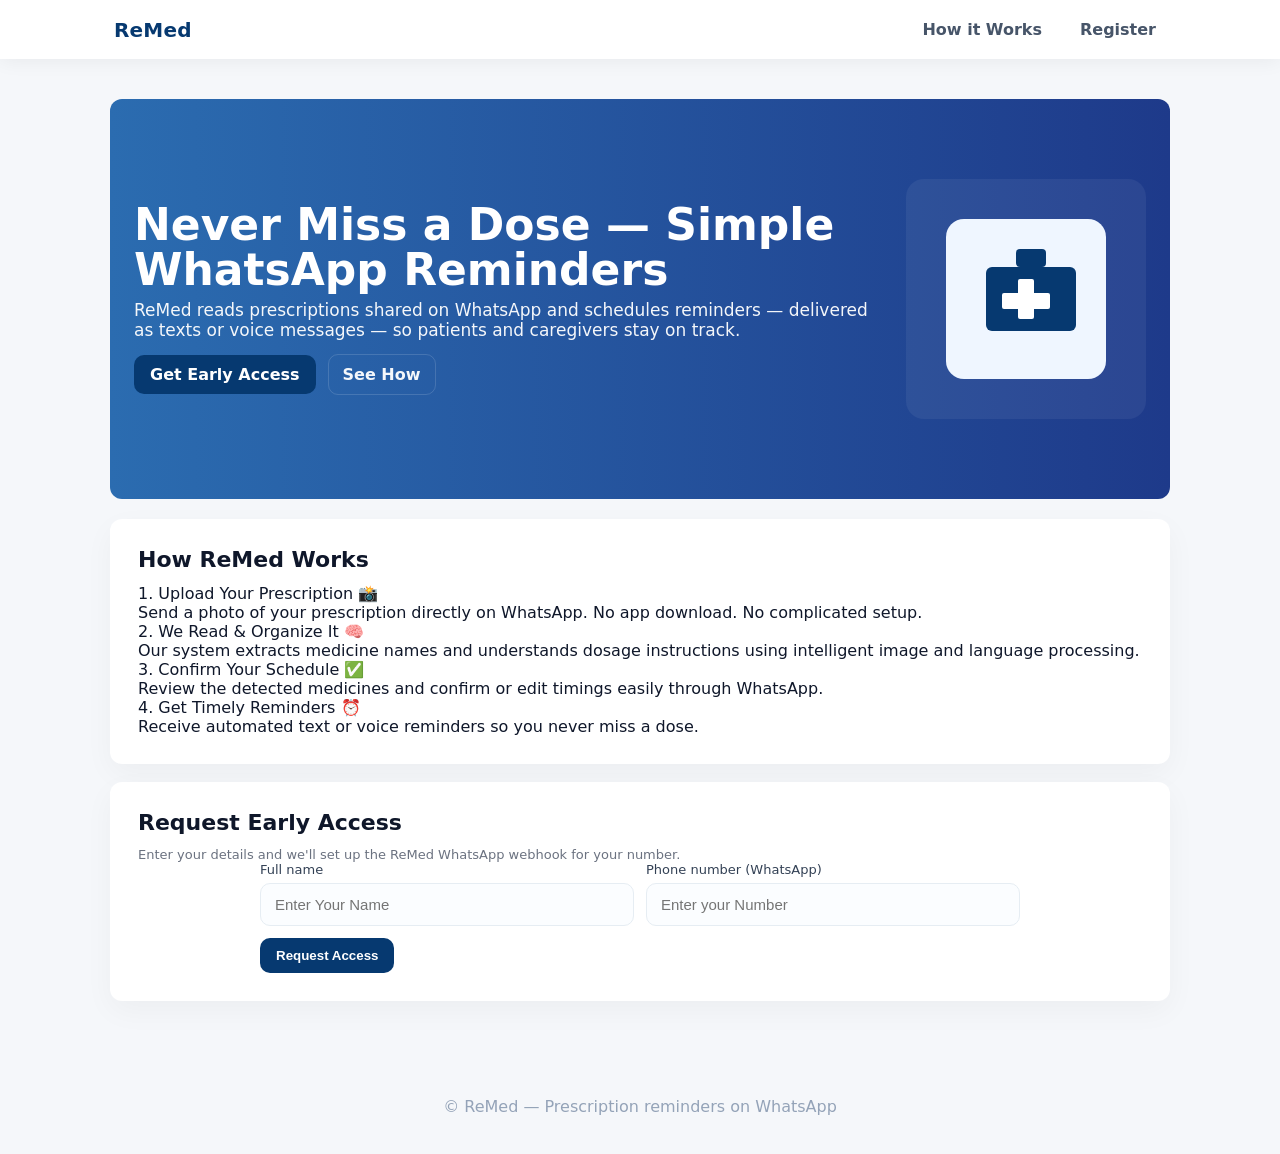
<file: templates/index.html>
<!doctype html>
<html lang="en">
  <head>
    <meta charset="utf-8" />
    <meta name="viewport" content="width=device-width,initial-scale=1" />
    <title>ReMed — Prescription Reminders on WhatsApp</title>
    <link rel="stylesheet" href="/static/style.css" />
  </head>
  <body>
    <header class="nav-wrap">
      <div class="container nav-bar">
        <a class="brand" href="#">ReMed</a>
        <nav class="nav-links">
          <a href="#how">How it Works</a>
          <a href="#register">Register</a>
        </nav>
      </div>
    </header>

    <main class="container">
      <section id="hero" class="hero">
        <div class="hero-content">
          <h1>Never Miss a Dose — Simple WhatsApp Reminders</h1>
          <p class="lead">ReMed reads prescriptions shared on WhatsApp and schedules reminders — delivered as texts or voice messages — so patients and caregivers stay on track.</p>
          <div class="cta-row">
            <a class="btn" href="#register">Get Early Access</a>
            <a class="btn ghost" href="#how">See How</a>
          </div>
        </div>
        <div class="hero-visual" aria-hidden="true">
          <!-- hospital icon -->
          <svg width="160" height="160" viewBox="0 0 160 160" fill="none" xmlns="http://www.w3.org/2000/svg">
            <rect width="160" height="160" rx="18" fill="#EFF6FF"/>
            <g transform="translate(30,30)" fill="#063970">
              <rect x="10" y="18" width="90" height="64" rx="6" />
              <rect x="40" y="0" width="30" height="18" rx="4" />
            </g>
            <!-- white cross -->
            <rect x="72" y="60" width="16" height="40" rx="2" fill="#fff" />
            <rect x="56" y="74" width="48" height="16" rx="2" fill="#fff" />
          </svg>
        </div>
      </section>

      <section id="how" class="card">
        <h2>How ReMed Works</h2>
        <div class="steps-grid">
          <div class="step">
            <div class="step-title">1. Upload Your Prescription 📸</div>
            <div class="step-desc">Send a photo of your prescription directly on WhatsApp. No app download. No complicated setup.</div>
          </div>

          <div class="step">
            <div class="step-title">2. We Read & Organize It 🧠</div>
            <div class="step-desc">Our system extracts medicine names and understands dosage instructions using intelligent image and language processing.</div>
          </div>

          <div class="step">
            <div class="step-title">3. Confirm Your Schedule ✅</div>
            <div class="step-desc">Review the detected medicines and confirm or edit timings easily through WhatsApp.</div>
          </div>

          <div class="step">
            <div class="step-title">4. Get Timely Reminders ⏰</div>
            <div class="step-desc">Receive automated text or voice reminders so you never miss a dose.</div>
          </div>
        </div>
      </section>

      <section id="register" class="card">
        <h2>Request Early Access</h2>
        <p class="hint">Enter your details and we'll set up the ReMed WhatsApp webhook for your number.</p>

        <form id="registerForm" class="form">
          <div class="form-row">
            <label class="field">
              <span class="label">Full name</span>
              <input type="text" name="name" id="name" required placeholder="Enter Your Name" />
            </label>

            <label class="field">
              <span class="label">Phone number (WhatsApp)</span>
              <input type="tel" name="phone" id="phone" required placeholder="Enter your Number" />
            </label>
          </div>

          <div class="actions">
            <button type="submit" class="btn">Request Access</button>
            <div id="formMessage" class="form-message" aria-live="polite"></div>
          </div>
        </form>
      </section>
    </main>

    <div id="toast" class="toast" role="status" aria-live="polite"></div>

    <footer class="footer">
      <div class="container">© ReMed — Prescription reminders on WhatsApp</div>
    </footer>

    <script src="/static/script.js"></script>
  </body>
</html>
</file>
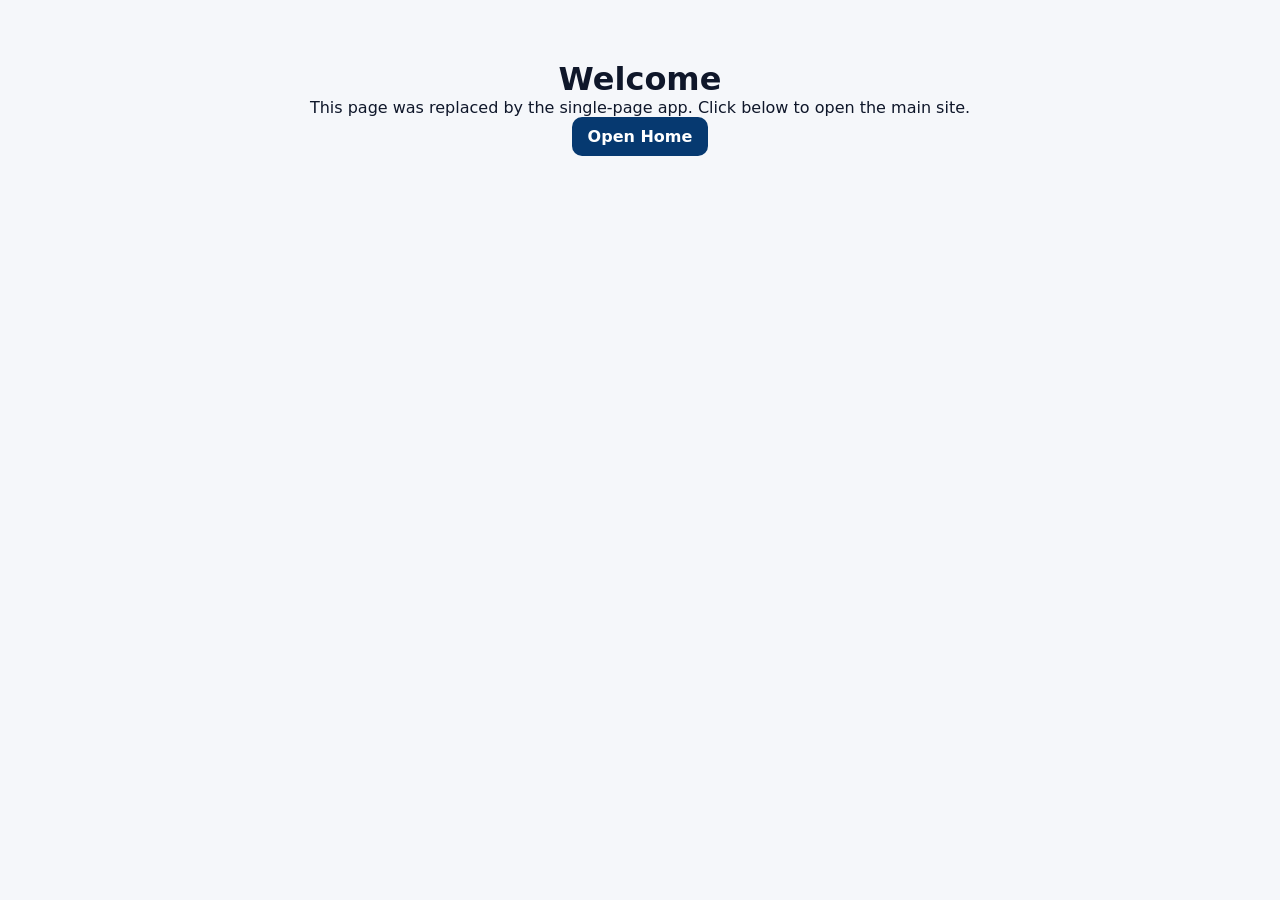
<file: templates/home.html>
<!doctype html>
<html lang="en">
<head>
  <meta charset="utf-8">
  <meta name="viewport" content="width=device-width,initial-scale=1">
  <title>The Insomniacs</title>
  <link rel="stylesheet" href="/static/style.css">
</head>
<body>
  <main class="container" style="padding:60px 20px;text-align:center;">
    <h1>Welcome</h1>
    <p>This page was replaced by the single-page app. Click below to open the main site.</p>
    <p><a class="btn" href="/">Open Home</a></p>
  </main>
</body>
</html>
</file>
<file: static/style.css>
* { box-sizing: border-box; margin: 0; padding: 0; }
html { scroll-behavior: smooth; }
body { font-family: Inter, system-ui, -apple-system, 'Segoe UI', Roboto, Arial; background:#f5f7fa; color:#0f172a; }

.container { max-width: 1100px; margin: 0 auto; padding: 20px; }

/* Navigation */
.nav-wrap { background: #fff; box-shadow: 0 2px 20px rgba(2,6,23,0.06); position: sticky; top: 0; z-index: 40; }
.nav-bar { display:flex; align-items:center; justify-content:space-between; gap:16px; padding:14px 24px; }
.brand { font-weight:800; color:#063970; text-decoration:none; font-size:20px; letter-spacing:0.2px; }
.nav-links a { margin-left:18px; text-decoration:none; color:#475569; font-weight:700; padding:6px 10px; border-radius:8px; }
.nav-links a:hover { color:#063970; background:rgba(6,57,112,0.04); }

.hero { background: linear-gradient(90deg,#2b6cb0 0%,#1e3a8a 100%); color:#fff; padding:80px 24px; border-radius:12px; margin:20px 0; text-align:left; display:flex; gap:24px; align-items:center; }
.hero-content { flex:1; }
.hero h1 { font-size:36px; margin-bottom:8px; line-height:1.02; }
.hero p.lead { opacity:0.95; font-size:17px; margin-bottom:14px; }
.hero-visual { width:240px; height:240px; background:rgba(255,255,255,0.06); border-radius:18px; display:flex; align-items:center; justify-content:center; }

.cta-row { display:flex; gap:12px; align-items:center; }
.btn.ghost { background:transparent; border:1px solid rgba(255,255,255,0.14); color:rgba(255,255,255,0.95); padding:10px 14px; }

.card { background:#fff; padding:28px; border-radius:12px; box-shadow:0 10px 30px rgba(2,6,23,0.04); margin:18px 0; }
.card h2 { margin-bottom:12px; font-size:22px; }

.form { max-width:760px; margin:0 auto; display:flex; flex-direction:column; gap:12px; }
.form-row { display:grid; grid-template-columns:1fr; gap:12px; }
.field { display:flex; flex-direction:column; text-align:left; }
.label { font-size:13px; color:#334155; margin-bottom:6px; }
input[type="text"], input[type="tel"], input[type="file"] { padding:12px 14px; border-radius:10px; border:1px solid #e6edf3; outline:none; font-size:15px; background:#fbfdff; }
input:focus { box-shadow:0 6px 20px rgba(37,99,235,0.06); border-color:#1e40af; }

.actions { display:flex; gap:12px; align-items:center; }
.btn { display:inline-block; background:#063970; color:#fff; padding:10px 16px; border-radius:10px; font-weight:700; text-decoration:none; border:none; cursor:pointer; }
.btn:hover { background:#042a4f; }
.form-message { font-size:14px; color:#0f5132; margin-left:6px; }
.hint { font-size:13px; color:#6b7280; margin-top:10px; }

.footer { padding:18px 0; text-align:center; color:#94a3b8; margin-top:20px; }

@media (min-width:900px) {
  .nav-links { display:flex; align-items:center; }
  .hero h1 { font-size:44px; }
  .form-row { grid-template-columns:1fr 1fr; }
}

@media (max-width:899px) {
  .hero { padding:36px 18px; flex-direction:column; text-align:center; }
  .hero-visual { display:none; }
  .form-row { grid-template-columns:1fr; }
}

/* Grid features */
.grid-3 { display:grid; grid-template-columns:1fr; gap:16px; }
.feature { text-align:left; }
.feature h3 { margin-bottom:8px; }

@media (min-width:1100px) {
  .grid-3 { grid-template-columns:repeat(3,1fr); }
}

/* Steps */
.steps { list-style:none; padding-left:0; display:flex; flex-direction:column; gap:10px; }
.steps li { background:linear-gradient(180deg,#fff,#fbfdff); padding:12px 14px; border-radius:8px; border:1px solid #eef2ff; }

/* Toast */
.toast { position: fixed; right: 20px; bottom: 24px; min-width:260px; max-width:420px; padding:12px 14px; border-radius:12px; box-shadow:0 10px 30px rgba(2,6,23,0.12); display:none; align-items:center; gap:12px; z-index:9999; }
.toast.show { display:flex; }
.toast.success { background: linear-gradient(90deg,#ECFDF5,#DCFCE7); color:#064E3B; border:1px solid #86efac; }
.toast.error { background: linear-gradient(90deg,#FFF1F2,#FFE4E6); color:#7f1d1d; border:1px solid #fca5a5; }
.toast .icon { width:28px; height:28px; display:inline-flex; align-items:center; justify-content:center; border-radius:6px; }
.toast.success .icon { background:#d1fae5; color:#065f46; }
.toast.error .icon { background:#fecaca; color:#7f1d1d; }
</file>
